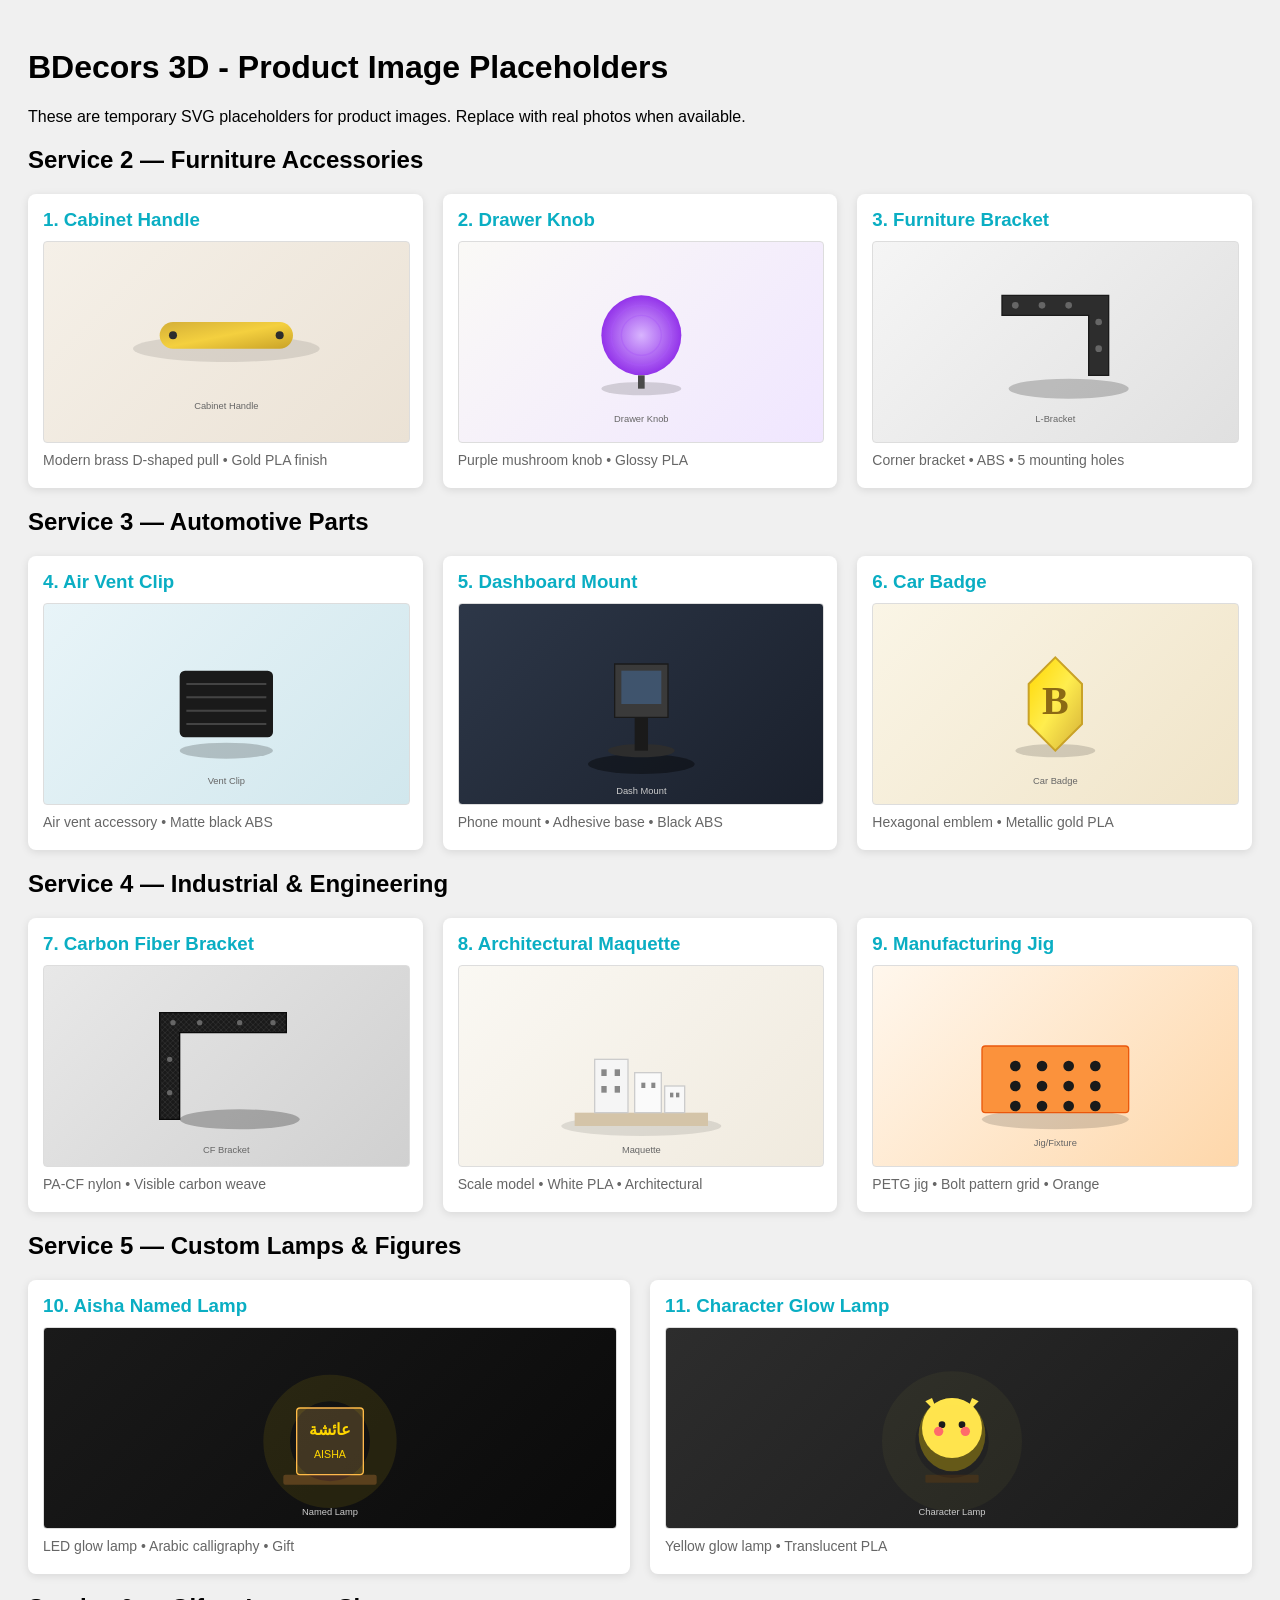
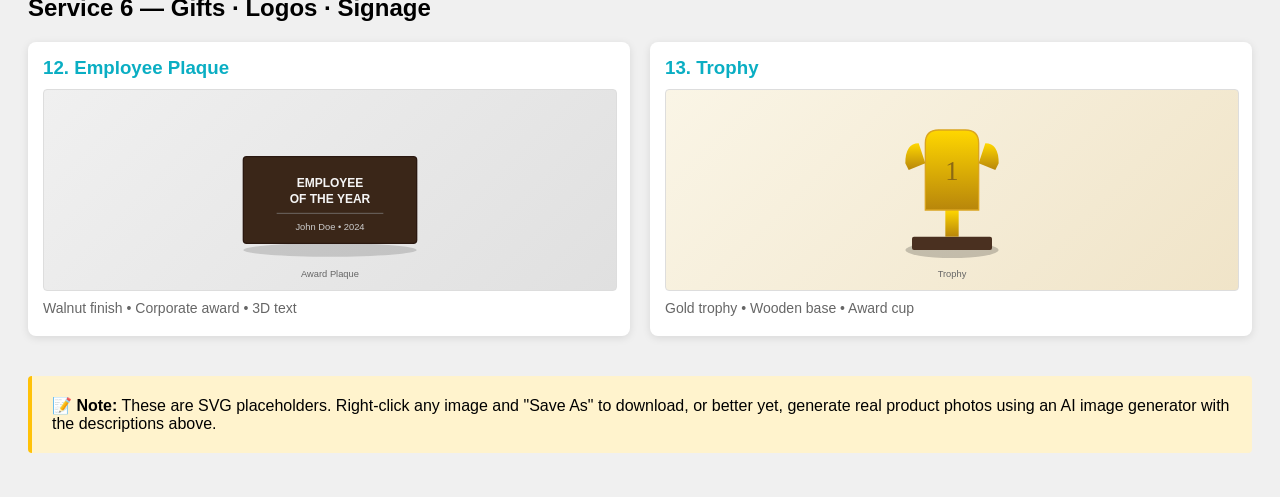
<file: 3d.bdecors/images/placeholder-generator.html>
<!DOCTYPE html>
<html>
<head>
  <title>Product Image Placeholders - BDecors 3D</title>
  <style>
    body { font-family: sans-serif; padding: 20px; background: #f0f0f0; }
    .grid { display: grid; grid-template-columns: repeat(auto-fit, minmax(300px, 1fr)); gap: 20px; margin: 20px 0; }
    .card { background: white; padding: 15px; border-radius: 8px; box-shadow: 0 2px 8px rgba(0,0,0,0.1); }
    .card h3 { margin: 0 0 10px; color: #0aaec3; }
    .card p { margin: 5px 0; font-size: 14px; color: #666; }
    svg { width: 100%; height: 200px; border: 1px solid #ddd; border-radius: 4px; }
    .download { display: inline-block; margin-top: 10px; padding: 8px 16px; background: #0aaec3; color: white; text-decoration: none; border-radius: 4px; font-size: 14px; }
    .download:hover { background: #088a9a; }
  </style>
</head>
<body>
  <h1>BDecors 3D - Product Image Placeholders</h1>
  <p>These are temporary SVG placeholders for product images. Replace with real photos when available.</p>

  <h2>Service 2 — Furniture Accessories</h2>
  <div class="grid">
    <div class="card">
      <h3>1. Cabinet Handle</h3>
      <svg viewBox="0 0 400 300" style="background: linear-gradient(135deg, #f5f0e8 0%, #ebe2d5 100%);">
        <!-- D-shaped brass handle -->
        <defs>
          <linearGradient id="brass" x1="0%" y1="0%" x2="100%" y2="100%">
            <stop offset="0%" style="stop-color:#d4af37"/>
            <stop offset="50%" style="stop-color:#f4d03f"/>
            <stop offset="100%" style="stop-color:#c9a227"/>
          </linearGradient>
        </defs>
        <ellipse cx="200" cy="160" rx="140" ry="20" fill="rgba(0,0,0,0.1)"/>
        <rect x="100" y="120" width="200" height="40" rx="20" fill="url(#brass)"/>
        <circle cx="120" cy="140" r="6" fill="#2d2d2d"/>
        <circle cx="280" cy="140" r="6" fill="#2d2d2d"/>
        <text x="200" y="250" text-anchor="middle" font-family="Arial" font-size="14" fill="#666">Cabinet Handle</text>
      </svg>
      <p>Modern brass D-shaped pull • Gold PLA finish</p>
    </div>

    <div class="card">
      <h3>2. Drawer Knob</h3>
      <svg viewBox="0 0 400 300" style="background: linear-gradient(135deg, #faf9f6 0%, #f0e6ff 100%);">
        <defs>
          <radialGradient id="purple">
            <stop offset="0%" style="stop-color:#d8b4fe"/>
            <stop offset="100%" style="stop-color:#9333ea"/>
          </radialGradient>
        </defs>
        <ellipse cx="200" cy="220" rx="60" ry="10" fill="rgba(0,0,0,0.15)"/>
        <circle cx="200" cy="140" r="60" fill="url(#purple)"/>
        <circle cx="200" cy="140" r="45" fill="none" stroke="#a855f7" stroke-width="2" opacity="0.6"/>
        <circle cx="200" cy="140" r="30" fill="none" stroke="#a855f7" stroke-width="2" opacity="0.4"/>
        <rect x="195" y="200" width="10" height="20" fill="#4a4a4a"/>
        <text x="200" y="270" text-anchor="middle" font-family="Arial" font-size="14" fill="#666">Drawer Knob</text>
      </svg>
      <p>Purple mushroom knob • Glossy PLA</p>
    </div>

    <div class="card">
      <h3>3. Furniture Bracket</h3>
      <svg viewBox="0 0 400 300" style="background: linear-gradient(135deg, #f5f5f5 0%, #e0e0e0 100%);">
        <ellipse cx="220" cy="220" rx="90" ry="15" fill="rgba(0,0,0,0.2)"/>
        <path d="M 120 80 L 280 80 L 280 200 L 250 200 L 250 110 L 120 110 Z" fill="#2d2d2d" stroke="#1a1a1a" stroke-width="2"/>
        <circle cx="140" cy="95" r="5" fill="#666"/>
        <circle cx="180" cy="95" r="5" fill="#666"/>
        <circle cx="220" cy="95" r="5" fill="#666"/>
        <circle cx="265" cy="120" r="5" fill="#666"/>
        <circle cx="265" cy="160" r="5" fill="#666"/>
        <text x="200" y="270" text-anchor="middle" font-family="Arial" font-size="14" fill="#666">L-Bracket</text>
      </svg>
      <p>Corner bracket • ABS • 5 mounting holes</p>
    </div>
  </div>

  <h2>Service 3 — Automotive Parts</h2>
  <div class="grid">
    <div class="card">
      <h3>4. Air Vent Clip</h3>
      <svg viewBox="0 0 400 300" style="background: linear-gradient(135deg, #e8f4f8 0%, #d1e7ed 100%);">
        <ellipse cx="200" cy="220" rx="70" ry="12" fill="rgba(0,0,0,0.2)"/>
        <rect x="130" y="100" width="140" height="100" rx="8" fill="#1a1a1a"/>
        <line x1="140" y1="120" x2="260" y2="120" stroke="#444" stroke-width="3"/>
        <line x1="140" y1="140" x2="260" y2="140" stroke="#444" stroke-width="3"/>
        <line x1="140" y1="160" x2="260" y2="160" stroke="#444" stroke-width="3"/>
        <line x1="140" y1="180" x2="260" y2="180" stroke="#444" stroke-width="3"/>
        <text x="200" y="270" text-anchor="middle" font-family="Arial" font-size="14" fill="#666">Vent Clip</text>
      </svg>
      <p>Air vent accessory • Matte black ABS</p>
    </div>

    <div class="card">
      <h3>5. Dashboard Mount</h3>
      <svg viewBox="0 0 400 300" style="background: linear-gradient(135deg, #2d3748 0%, #1a202c 100%);">
        <ellipse cx="200" cy="240" rx="80" ry="15" fill="rgba(0,0,0,0.4)"/>
        <ellipse cx="200" cy="220" rx="50" ry="10" fill="#2d2d2d"/>
        <rect x="190" y="150" width="20" height="70" fill="#1a1a1a"/>
        <path d="M 160 90 L 160 170 L 240 170 L 240 90 Z" fill="#3a3a3a" stroke="#1a1a1a" stroke-width="2"/>
        <rect x="170" y="100" width="60" height="50" fill="#4a90e2" opacity="0.3"/>
        <text x="200" y="285" text-anchor="middle" font-family="Arial" font-size="14" fill="#ccc">Dash Mount</text>
      </svg>
      <p>Phone mount • Adhesive base • Black ABS</p>
    </div>

    <div class="card">
      <h3>6. Car Badge</h3>
      <svg viewBox="0 0 400 300" style="background: linear-gradient(135deg, #faf5e6 0%, #f0e4c8 100%);">
        <defs>
          <linearGradient id="gold" x1="0%" y1="0%" x2="100%" y2="100%">
            <stop offset="0%" style="stop-color:#ffd700"/>
            <stop offset="50%" style="stop-color:#ffed4e"/>
            <stop offset="100%" style="stop-color:#d4af37"/>
          </linearGradient>
        </defs>
        <ellipse cx="200" cy="220" rx="60" ry="10" fill="rgba(0,0,0,0.15)"/>
        <path d="M 200 80 L 240 120 L 240 180 L 200 220 L 160 180 L 160 120 Z" fill="url(#gold)" stroke="#c9a227" stroke-width="3"/>
        <text x="200" y="165" text-anchor="middle" font-family="Arial Black" font-size="60" font-weight="bold" fill="#8b6914">B</text>
        <text x="200" y="270" text-anchor="middle" font-family="Arial" font-size="14" fill="#666">Car Badge</text>
      </svg>
      <p>Hexagonal emblem • Metallic gold PLA</p>
    </div>
  </div>

  <h2>Service 4 — Industrial & Engineering</h2>
  <div class="grid">
    <div class="card">
      <h3>7. Carbon Fiber Bracket</h3>
      <svg viewBox="0 0 400 300" style="background: linear-gradient(135deg, #e8e8e8 0%, #d0d0d0 100%);">
        <defs>
          <pattern id="carbon" width="8" height="8" patternUnits="userSpaceOnUse">
            <rect width="8" height="8" fill="#1a1a1a"/>
            <line x1="0" y1="0" x2="8" y2="8" stroke="#333" stroke-width="1"/>
            <line x1="8" y1="0" x2="0" y2="8" stroke="#333" stroke-width="1"/>
          </pattern>
        </defs>
        <ellipse cx="220" cy="230" rx="90" ry="15" fill="rgba(0,0,0,0.25)"/>
        <path d="M 100 70 L 290 70 L 290 100 L 130 100 L 130 230 L 100 230 Z" fill="url(#carbon)" stroke="#0a0a0a" stroke-width="2"/>
        <circle cx="120" cy="85" r="4" fill="#666"/>
        <circle cx="160" cy="85" r="4" fill="#666"/>
        <circle cx="220" cy="85" r="4" fill="#666"/>
        <circle cx="270" cy="85" r="4" fill="#666"/>
        <circle cx="115" cy="140" r="4" fill="#666"/>
        <circle cx="115" cy="190" r="4" fill="#666"/>
        <text x="200" y="280" text-anchor="middle" font-family="Arial" font-size="14" fill="#666">CF Bracket</text>
      </svg>
      <p>PA-CF nylon • Visible carbon weave</p>
    </div>

    <div class="card">
      <h3>8. Architectural Maquette</h3>
      <svg viewBox="0 0 400 300" style="background: linear-gradient(135deg, #faf8f3 0%, #f0eade 100%);">
        <ellipse cx="200" cy="240" rx="120" ry="15" fill="rgba(0,0,0,0.1)"/>
        <rect x="100" y="220" width="200" height="20" fill="#d4c4a8"/>
        <rect x="130" y="140" width="50" height="80" fill="#f5f5f5" stroke="#ccc" stroke-width="2"/>
        <rect x="140" y="155" width="8" height="10" fill="#888"/>
        <rect x="160" y="155" width="8" height="10" fill="#888"/>
        <rect x="140" y="180" width="8" height="10" fill="#888"/>
        <rect x="160" y="180" width="8" height="10" fill="#888"/>
        <rect x="190" y="160" width="40" height="60" fill="#fafafa" stroke="#ccc" stroke-width="2"/>
        <rect x="200" y="175" width="6" height="8" fill="#888"/>
        <rect x="215" y="175" width="6" height="8" fill="#888"/>
        <rect x="235" y="180" width="30" height="40" fill="#f8f8f8" stroke="#ccc" stroke-width="2"/>
        <rect x="243" y="190" width="5" height="7" fill="#888"/>
        <rect x="252" y="190" width="5" height="7" fill="#888"/>
        <text x="200" y="280" text-anchor="middle" font-family="Arial" font-size="14" fill="#666">Maquette</text>
      </svg>
      <p>Scale model • White PLA • Architectural</p>
    </div>

    <div class="card">
      <h3>9. Manufacturing Jig</h3>
      <svg viewBox="0 0 400 300" style="background: linear-gradient(135deg, #fff7ed 0%, #fed7aa 100%);">
        <ellipse cx="200" cy="230" rx="110" ry="15" fill="rgba(0,0,0,0.15)"/>
        <rect x="90" y="120" width="220" height="100" rx="5" fill="#fb923c" stroke="#ea580c" stroke-width="2"/>
        <circle cx="140" cy="150" r="8" fill="#1a1a1a"/>
        <circle cx="180" cy="150" r="8" fill="#1a1a1a"/>
        <circle cx="220" cy="150" r="8" fill="#1a1a1a"/>
        <circle cx="260" cy="150" r="8" fill="#1a1a1a"/>
        <circle cx="140" cy="180" r="8" fill="#1a1a1a"/>
        <circle cx="180" cy="180" r="8" fill="#1a1a1a"/>
        <circle cx="220" cy="180" r="8" fill="#1a1a1a"/>
        <circle cx="260" cy="180" r="8" fill="#1a1a1a"/>
        <circle cx="140" cy="210" r="8" fill="#1a1a1a"/>
        <circle cx="180" cy="210" r="8" fill="#1a1a1a"/>
        <circle cx="220" cy="210" r="8" fill="#1a1a1a"/>
        <circle cx="260" cy="210" r="8" fill="#1a1a1a"/>
        <text x="200" y="270" text-anchor="middle" font-family="Arial" font-size="14" fill="#666">Jig/Fixture</text>
      </svg>
      <p>PETG jig • Bolt pattern grid • Orange</p>
    </div>
  </div>

  <h2>Service 5 — Custom Lamps & Figures</h2>
  <div class="grid">
    <div class="card">
      <h3>10. Aisha Named Lamp</h3>
      <svg viewBox="0 0 400 300" style="background: linear-gradient(135deg, #1a1a1a 0%, #0a0a0a 100%);">
        <rect x="130" y="220" width="140" height="15" rx="3" fill="#4a3020"/>
        <rect x="150" y="120" width="100" height="100" rx="5" fill="rgba(255, 200, 100, 0.2)" stroke="#ffb84d" stroke-width="2"/>
        <text x="200" y="160" text-anchor="middle" font-family="Arial" font-size="24" font-weight="bold" fill="#ffd700">عائشة</text>
        <text x="200" y="195" text-anchor="middle" font-family="Arial" font-size="16" fill="#ffd700">AISHA</text>
        <circle cx="200" cy="170" r="80" fill="none" stroke="rgba(255, 215, 0, 0.3)" stroke-width="40" opacity="0.3"/>
        <text x="200" y="280" text-anchor="middle" font-family="Arial" font-size="14" fill="#ccc">Named Lamp</text>
      </svg>
      <p>LED glow lamp • Arabic calligraphy • Gift</p>
    </div>

    <div class="card">
      <h3>11. Character Glow Lamp</h3>
      <svg viewBox="0 0 400 300" style="background: linear-gradient(135deg, #2d2d2d 0%, #1a1a1a 100%);">
        <rect x="160" y="220" width="80" height="12" rx="2" fill="#3a2a1a"/>
        <ellipse cx="200" cy="160" rx="50" ry="55" fill="rgba(255, 215, 0, 0.3)"/>
        <circle cx="200" cy="150" r="45" fill="#ffe44d"/>
        <path d="M 180 130 L 160 110 L 170 105 Z" fill="#ffe44d"/>
        <path d="M 220 130 L 240 110 L 230 105 Z" fill="#ffe44d"/>
        <circle cx="185" cy="145" r="5" fill="#1a1a1a"/>
        <circle cx="215" cy="145" r="5" fill="#1a1a1a"/>
        <circle cx="180" cy="155" r="7" fill="#ff6b6b"/>
        <circle cx="220" cy="155" r="7" fill="#ff6b6b"/>
        <circle cx="200" cy="170" r="80" fill="none" stroke="rgba(255, 235, 77, 0.2)" stroke-width="50" opacity="0.2"/>
        <text x="200" y="280" text-anchor="middle" font-family="Arial" font-size="14" fill="#ccc">Character Lamp</text>
      </svg>
      <p>Yellow glow lamp • Translucent PLA</p>
    </div>
  </div>

  <h2>Service 6 — Gifts · Logos · Signage</h2>
  <div class="grid">
    <div class="card">
      <h3>12. Employee Plaque</h3>
      <svg viewBox="0 0 400 300" style="background: linear-gradient(135deg, #f0f0f0 0%, #e0e0e0 100%);">
        <ellipse cx="200" cy="240" rx="130" ry="10" fill="rgba(0,0,0,0.15)"/>
        <rect x="70" y="100" width="260" height="130" rx="5" fill="#3a2618" stroke="#2a1810" stroke-width="2"/>
        <text x="200" y="145" text-anchor="middle" font-family="Arial" font-size="18" font-weight="bold" fill="#f5f5f5">EMPLOYEE</text>
        <text x="200" y="170" text-anchor="middle" font-family="Arial" font-size="18" font-weight="bold" fill="#f5f5f5">OF THE YEAR</text>
        <line x1="120" y1="185" x2="280" y2="185" stroke="#888" stroke-width="1"/>
        <text x="200" y="210" text-anchor="middle" font-family="Arial" font-size="14" fill="#ccc">John Doe • 2024</text>
        <text x="200" y="280" text-anchor="middle" font-family="Arial" font-size="14" fill="#666">Award Plaque</text>
      </svg>
      <p>Walnut finish • Corporate award • 3D text</p>
    </div>

    <div class="card">
      <h3>13. Trophy</h3>
      <svg viewBox="0 0 400 300" style="background: linear-gradient(135deg, #faf5e6 0%, #f0e4c8 100%);">
        <defs>
          <linearGradient id="trophyGold" x1="0%" y1="0%" x2="0%" y2="100%">
            <stop offset="0%" style="stop-color:#ffd700"/>
            <stop offset="100%" style="stop-color:#b8860b"/>
          </linearGradient>
        </defs>
        <ellipse cx="200" cy="240" rx="70" ry="12" fill="rgba(0,0,0,0.2)"/>
        <rect x="140" y="220" width="120" height="20" rx="3" fill="#4a3020"/>
        <rect x="190" y="180" width="20" height="40" fill="url(#trophyGold)"/>
        <path d="M 160 80 Q 160 60 180 60 L 220 60 Q 240 60 240 80 L 240 180 L 160 180 Z" fill="url(#trophyGold)" stroke="#daa520" stroke-width="2"/>
        <path d="M 150 80 Q 130 80 130 110 L 135 120 L 160 110 Z" fill="url(#trophyGold)"/>
        <path d="M 250 80 Q 270 80 270 110 L 265 120 L 240 110 Z" fill="url(#trophyGold)"/>
        <text x="200" y="135" text-anchor="middle" font-family="Arial Black" font-size="40" fill="#8b6914">1</text>
        <text x="200" y="280" text-anchor="middle" font-family="Arial" font-size="14" fill="#666">Trophy</text>
      </svg>
      <p>Gold trophy • Wooden base • Award cup</p>
    </div>
  </div>

  <p style="margin-top: 40px; padding: 20px; background: #fff3cd; border-left: 4px solid #ffc107; border-radius: 4px;">
    <strong>📝 Note:</strong> These are SVG placeholders. Right-click any image and "Save As" to download,
    or better yet, generate real product photos using an AI image generator with the descriptions above.
  </p>
</body>
</html>
</file>
